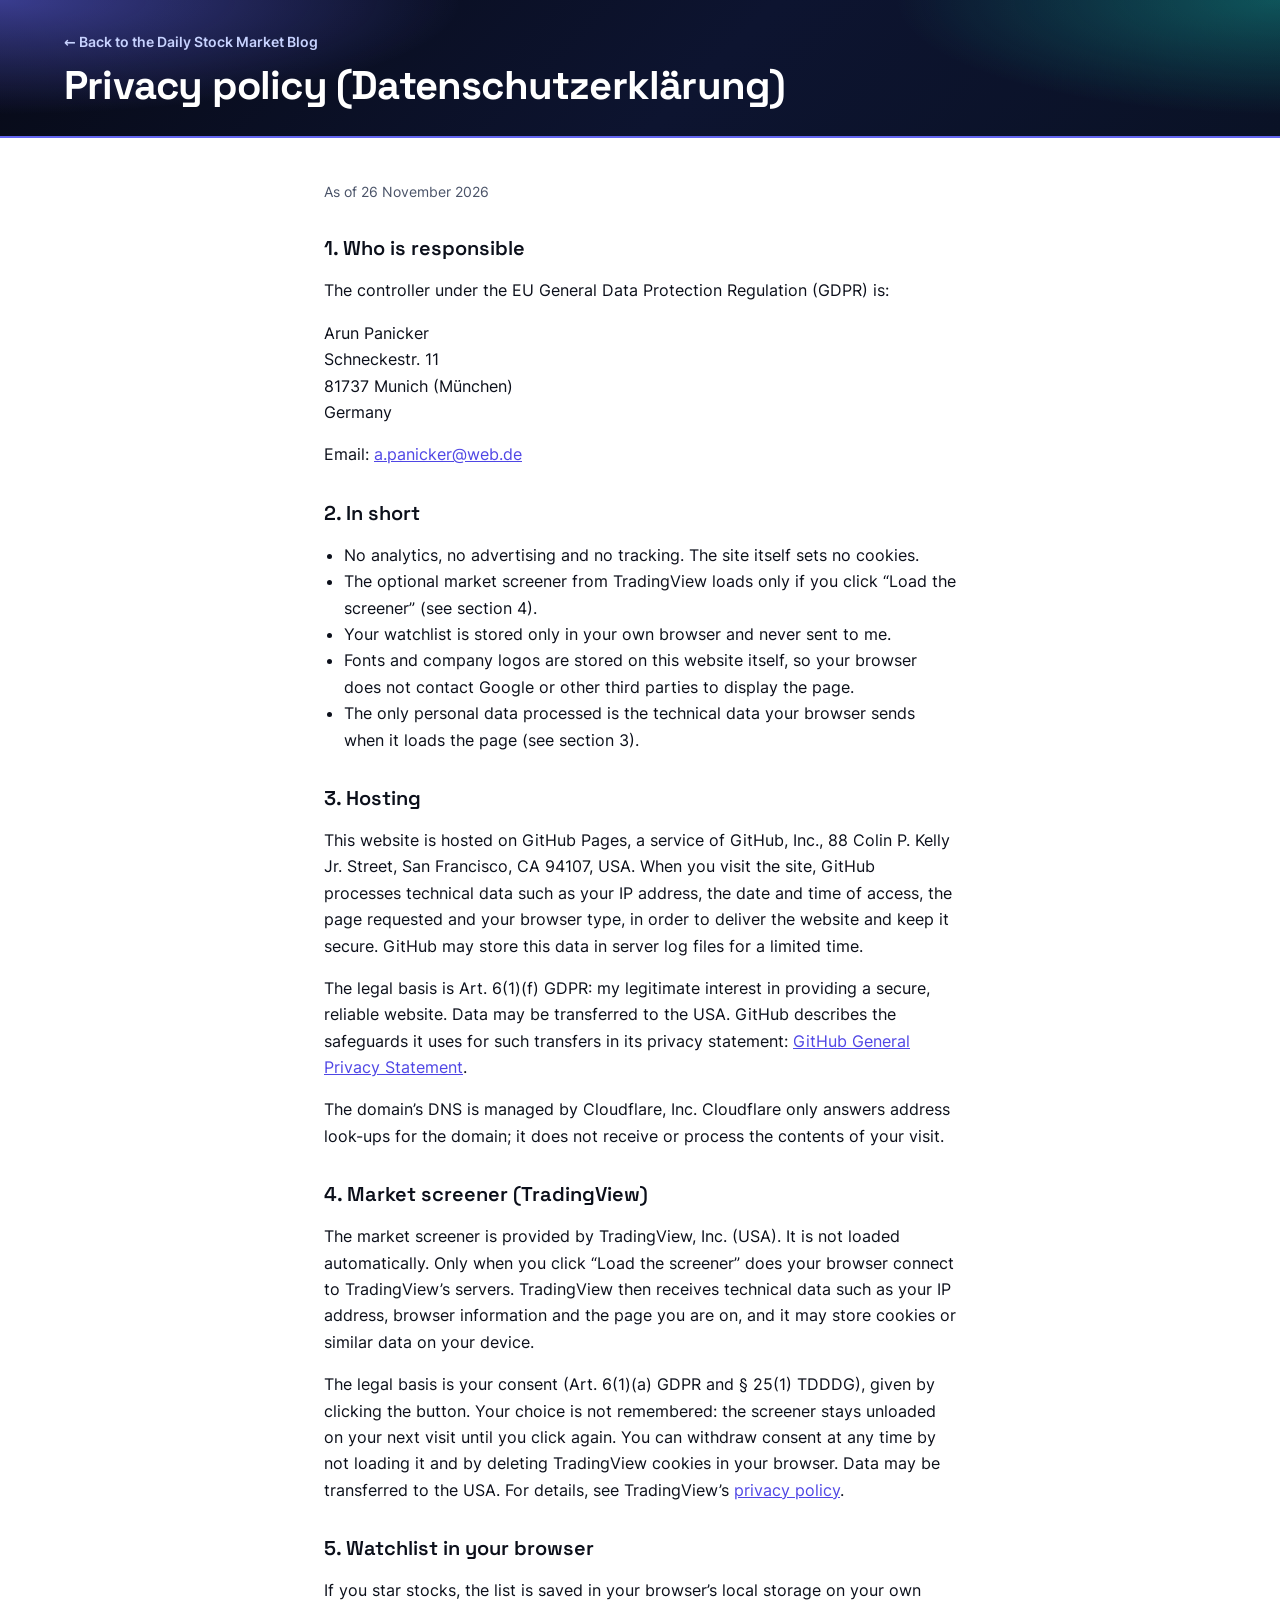
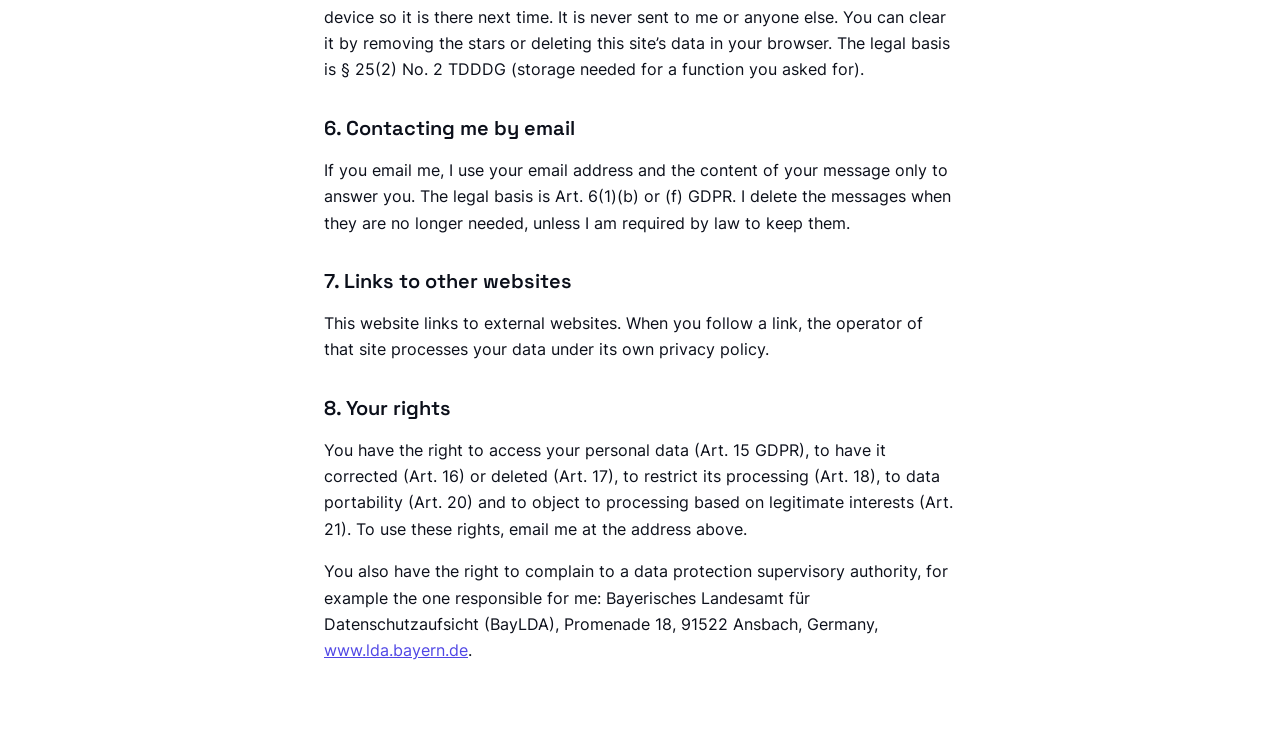
<file: datenschutz.html>
<!doctype html>
<html lang="en">
<head>
<meta charset="utf-8">
<meta name="viewport" content="width=device-width,initial-scale=1">
<title>Privacy policy · investpulse.uk</title>
<meta name="robots" content="noindex">
<link rel="stylesheet" href="fonts/fonts.css">
<link rel="icon" href="favicon.svg" type="image/svg+xml">
<style>
:root{color-scheme:light dark;--bg:#ffffff;--ink:#0b0f1a;--muted:#4a5368;--line:#dfe4f0;--accent:#4f46e5}
@media(prefers-color-scheme:dark){:root{--bg:#0a0d18;--ink:#e8ecf6;--muted:#9aa4bb;--line:#232a40;--accent:#a5b4fc}}
*{box-sizing:border-box}
body{margin:0;background:var(--bg);color:var(--ink);font:16px/1.65 "Inter",system-ui,sans-serif}
header{color:#fff;padding:28px max(5vw,16px);background:radial-gradient(60% 140% at 0% 0%,rgba(99,102,241,.55),transparent 60%),radial-gradient(50% 140% at 100% 0%,rgba(20,184,166,.4),transparent 60%),linear-gradient(135deg,#070a17,#0d1430 55%,#0a1226);border-bottom:2px solid #6366f1}
header a{color:#c7d2fe;text-decoration:none;font-weight:600;font-size:14px}
header h1{font:700 clamp(28px,5vw,40px)/1.1 "Space Grotesk",system-ui,sans-serif;letter-spacing:-.02em;margin:10px 0 0}
main{max-width:760px;margin:0 auto;padding:28px max(5vw,16px) 56px}
h2{font:600 20px "Space Grotesk",system-ui,sans-serif;margin:32px 0 8px}
p,li{color:var(--ink)}.muted{color:var(--muted);font-size:14px}
address{font-style:normal}
a{color:var(--accent)}
ul{padding-left:20px}
</style>
</head>
<body>
<header><a href="./">← Back to the Daily Stock Market Blog</a><h1>Privacy policy (Datenschutzerklärung)</h1></header>
<main>

<p class="muted">As of 26 November 2026</p>
<h2>1. Who is responsible</h2>
<p>The controller under the EU General Data Protection Regulation (GDPR) is:</p>
<address>Arun Panicker<br>Schneckestr. 11<br>81737 Munich (München)<br>Germany</address>
<p>Email: <a href="mailto:a.panicker@web.de">a.panicker@web.de</a></p>
<h2>2. In short</h2>
<ul>
<li>No analytics, no advertising and no tracking. The site itself sets no cookies.</li>
<li>The optional market screener from TradingView loads only if you click “Load the screener” (see section 4).</li>
<li>Your watchlist is stored only in your own browser and never sent to me.</li>
<li>Fonts and company logos are stored on this website itself, so your browser does not contact Google or other third parties to display the page.</li>
<li>The only personal data processed is the technical data your browser sends when it loads the page (see section 3).</li>
</ul>
<h2>3. Hosting</h2>
<p>This website is hosted on GitHub Pages, a service of GitHub, Inc., 88 Colin P. Kelly Jr. Street, San Francisco, CA 94107, USA. When you visit the site, GitHub processes technical data such as your IP address, the date and time of access, the page requested and your browser type, in order to deliver the website and keep it secure. GitHub may store this data in server log files for a limited time.</p>
<p>The legal basis is Art. 6(1)(f) GDPR: my legitimate interest in providing a secure, reliable website. Data may be transferred to the USA. GitHub describes the safeguards it uses for such transfers in its privacy statement: <a href="https://docs.github.com/en/site-policy/privacy-policies/github-general-privacy-statement" rel="noopener">GitHub General Privacy Statement</a>.</p>
<p>The domain’s DNS is managed by Cloudflare, Inc. Cloudflare only answers address look-ups for the domain; it does not receive or process the contents of your visit.</p>
<h2 id="tradingview">4. Market screener (TradingView)</h2>
<p>The market screener is provided by TradingView, Inc. (USA). It is not loaded automatically. Only when you click “Load the screener” does your browser connect to TradingView’s servers. TradingView then receives technical data such as your IP address, browser information and the page you are on, and it may store cookies or similar data on your device.</p>
<p>The legal basis is your consent (Art. 6(1)(a) GDPR and § 25(1) TDDDG), given by clicking the button. Your choice is not remembered: the screener stays unloaded on your next visit until you click again. You can withdraw consent at any time by not loading it and by deleting TradingView cookies in your browser. Data may be transferred to the USA. For details, see TradingView’s <a href="https://www.tradingview.com/privacy-policy/" rel="noopener">privacy policy</a>.</p>
<h2>5. Watchlist in your browser</h2>
<p>If you star stocks, the list is saved in your browser’s local storage on your own device so it is there next time. It is never sent to me or anyone else. You can clear it by removing the stars or deleting this site’s data in your browser. The legal basis is § 25(2) No. 2 TDDDG (storage needed for a function you asked for).</p>
<h2>6. Contacting me by email</h2>
<p>If you email me, I use your email address and the content of your message only to answer you. The legal basis is Art. 6(1)(b) or (f) GDPR. I delete the messages when they are no longer needed, unless I am required by law to keep them.</p>
<h2>7. Links to other websites</h2>
<p>This website links to external websites. When you follow a link, the operator of that site processes your data under its own privacy policy.</p>
<h2>8. Your rights</h2>
<p>You have the right to access your personal data (Art. 15 GDPR), to have it corrected (Art. 16) or deleted (Art. 17), to restrict its processing (Art. 18), to data portability (Art. 20) and to object to processing based on legitimate interests (Art. 21). To use these rights, email me at the address above.</p>
<p>You also have the right to complain to a data protection supervisory authority, for example the one responsible for me: Bayerisches Landesamt für Datenschutzaufsicht (BayLDA), Promenade 18, 91522 Ansbach, Germany, <a href="https://www.lda.bayern.de" rel="noopener">www.lda.bayern.de</a>.</p>
</main>
</body>
</html>
</file>
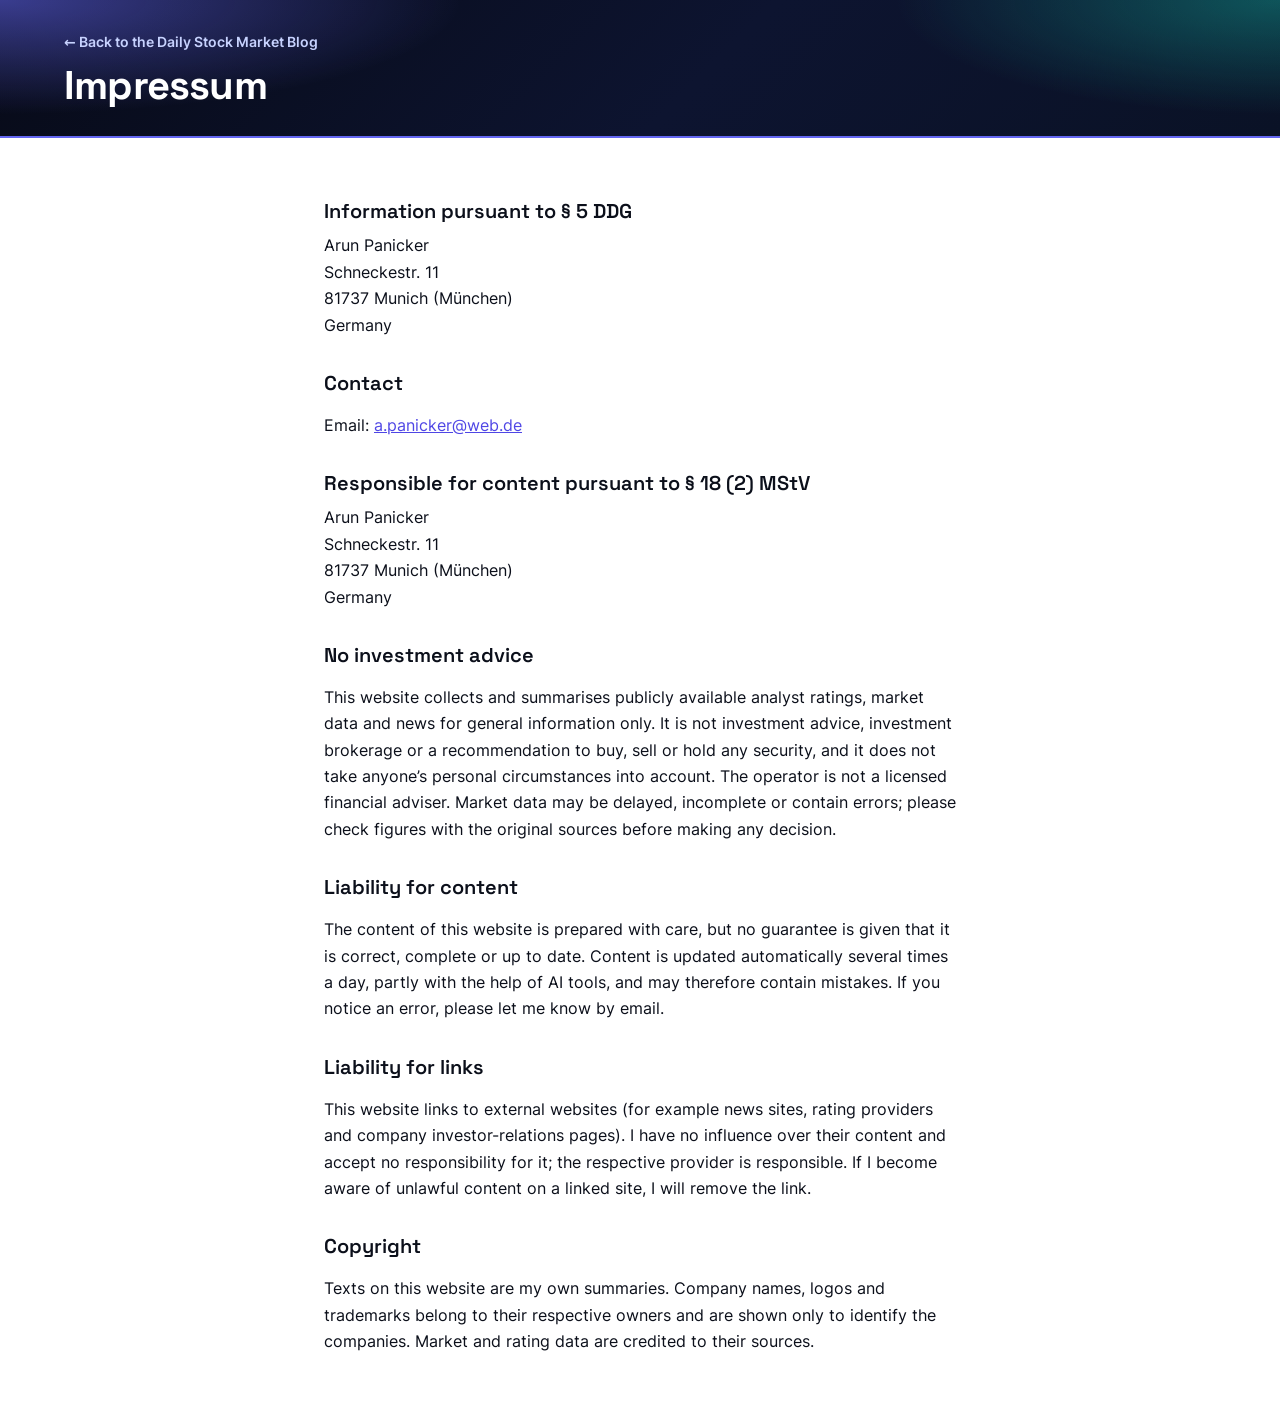
<file: impressum.html>
<!doctype html>
<html lang="en">
<head>
<meta charset="utf-8">
<meta name="viewport" content="width=device-width,initial-scale=1">
<title>Impressum · investpulse.uk</title>
<meta name="robots" content="noindex">
<link rel="stylesheet" href="fonts/fonts.css">
<link rel="icon" href="favicon.svg" type="image/svg+xml">
<style>
:root{color-scheme:light dark;--bg:#ffffff;--ink:#0b0f1a;--muted:#4a5368;--line:#dfe4f0;--accent:#4f46e5}
@media(prefers-color-scheme:dark){:root{--bg:#0a0d18;--ink:#e8ecf6;--muted:#9aa4bb;--line:#232a40;--accent:#a5b4fc}}
*{box-sizing:border-box}
body{margin:0;background:var(--bg);color:var(--ink);font:16px/1.65 "Inter",system-ui,sans-serif}
header{color:#fff;padding:28px max(5vw,16px);background:radial-gradient(60% 140% at 0% 0%,rgba(99,102,241,.55),transparent 60%),radial-gradient(50% 140% at 100% 0%,rgba(20,184,166,.4),transparent 60%),linear-gradient(135deg,#070a17,#0d1430 55%,#0a1226);border-bottom:2px solid #6366f1}
header a{color:#c7d2fe;text-decoration:none;font-weight:600;font-size:14px}
header h1{font:700 clamp(28px,5vw,40px)/1.1 "Space Grotesk",system-ui,sans-serif;letter-spacing:-.02em;margin:10px 0 0}
main{max-width:760px;margin:0 auto;padding:28px max(5vw,16px) 56px}
h2{font:600 20px "Space Grotesk",system-ui,sans-serif;margin:32px 0 8px}
p,li{color:var(--ink)}.muted{color:var(--muted);font-size:14px}
address{font-style:normal}
a{color:var(--accent)}
ul{padding-left:20px}
</style>
</head>
<body>
<header><a href="./">← Back to the Daily Stock Market Blog</a><h1>Impressum</h1></header>
<main>

<h2>Information pursuant to § 5 DDG</h2>
<address>Arun Panicker<br>Schneckestr. 11<br>81737 Munich (München)<br>Germany</address>
<h2>Contact</h2>
<p>Email: <a href="mailto:a.panicker@web.de">a.panicker@web.de</a></p>
<h2>Responsible for content pursuant to § 18 (2) MStV</h2>
<address>Arun Panicker<br>Schneckestr. 11<br>81737 Munich (München)<br>Germany</address>
<h2>No investment advice</h2>
<p>This website collects and summarises publicly available analyst ratings, market data and news for general information only. It is not investment advice, investment brokerage or a recommendation to buy, sell or hold any security, and it does not take anyone’s personal circumstances into account. The operator is not a licensed financial adviser. Market data may be delayed, incomplete or contain errors; please check figures with the original sources before making any decision.</p>
<h2>Liability for content</h2>
<p>The content of this website is prepared with care, but no guarantee is given that it is correct, complete or up to date. Content is updated automatically several times a day, partly with the help of AI tools, and may therefore contain mistakes. If you notice an error, please let me know by email.</p>
<h2>Liability for links</h2>
<p>This website links to external websites (for example news sites, rating providers and company investor-relations pages). I have no influence over their content and accept no responsibility for it; the respective provider is responsible. If I become aware of unlawful content on a linked site, I will remove the link.</p>
<h2>Copyright</h2>
<p>Texts on this website are my own summaries. Company names, logos and trademarks belong to their respective owners and are shown only to identify the companies. Market and rating data are credited to their sources.</p>
</main>
</body>
</html>
</file>
<file: fonts/fonts.css>
/* Self-hosted fonts (Inter and Space Grotesk, SIL Open Font License 1.1, via Fontsource) */
@font-face{font-family:"Inter";font-style:normal;font-weight:400;font-display:swap;src:url(inter-latin-400-normal.woff2) format("woff2")}
@font-face{font-family:"Inter";font-style:normal;font-weight:500;font-display:swap;src:url(inter-latin-500-normal.woff2) format("woff2")}
@font-face{font-family:"Inter";font-style:normal;font-weight:600;font-display:swap;src:url(inter-latin-600-normal.woff2) format("woff2")}
@font-face{font-family:"Inter";font-style:normal;font-weight:700;font-display:swap;src:url(inter-latin-700-normal.woff2) format("woff2")}
@font-face{font-family:"Space Grotesk";font-style:normal;font-weight:500;font-display:swap;src:url(space-grotesk-latin-500-normal.woff2) format("woff2")}
@font-face{font-family:"Space Grotesk";font-style:normal;font-weight:600;font-display:swap;src:url(space-grotesk-latin-600-normal.woff2) format("woff2")}
@font-face{font-family:"Space Grotesk";font-style:normal;font-weight:700;font-display:swap;src:url(space-grotesk-latin-700-normal.woff2) format("woff2")}
</file>
